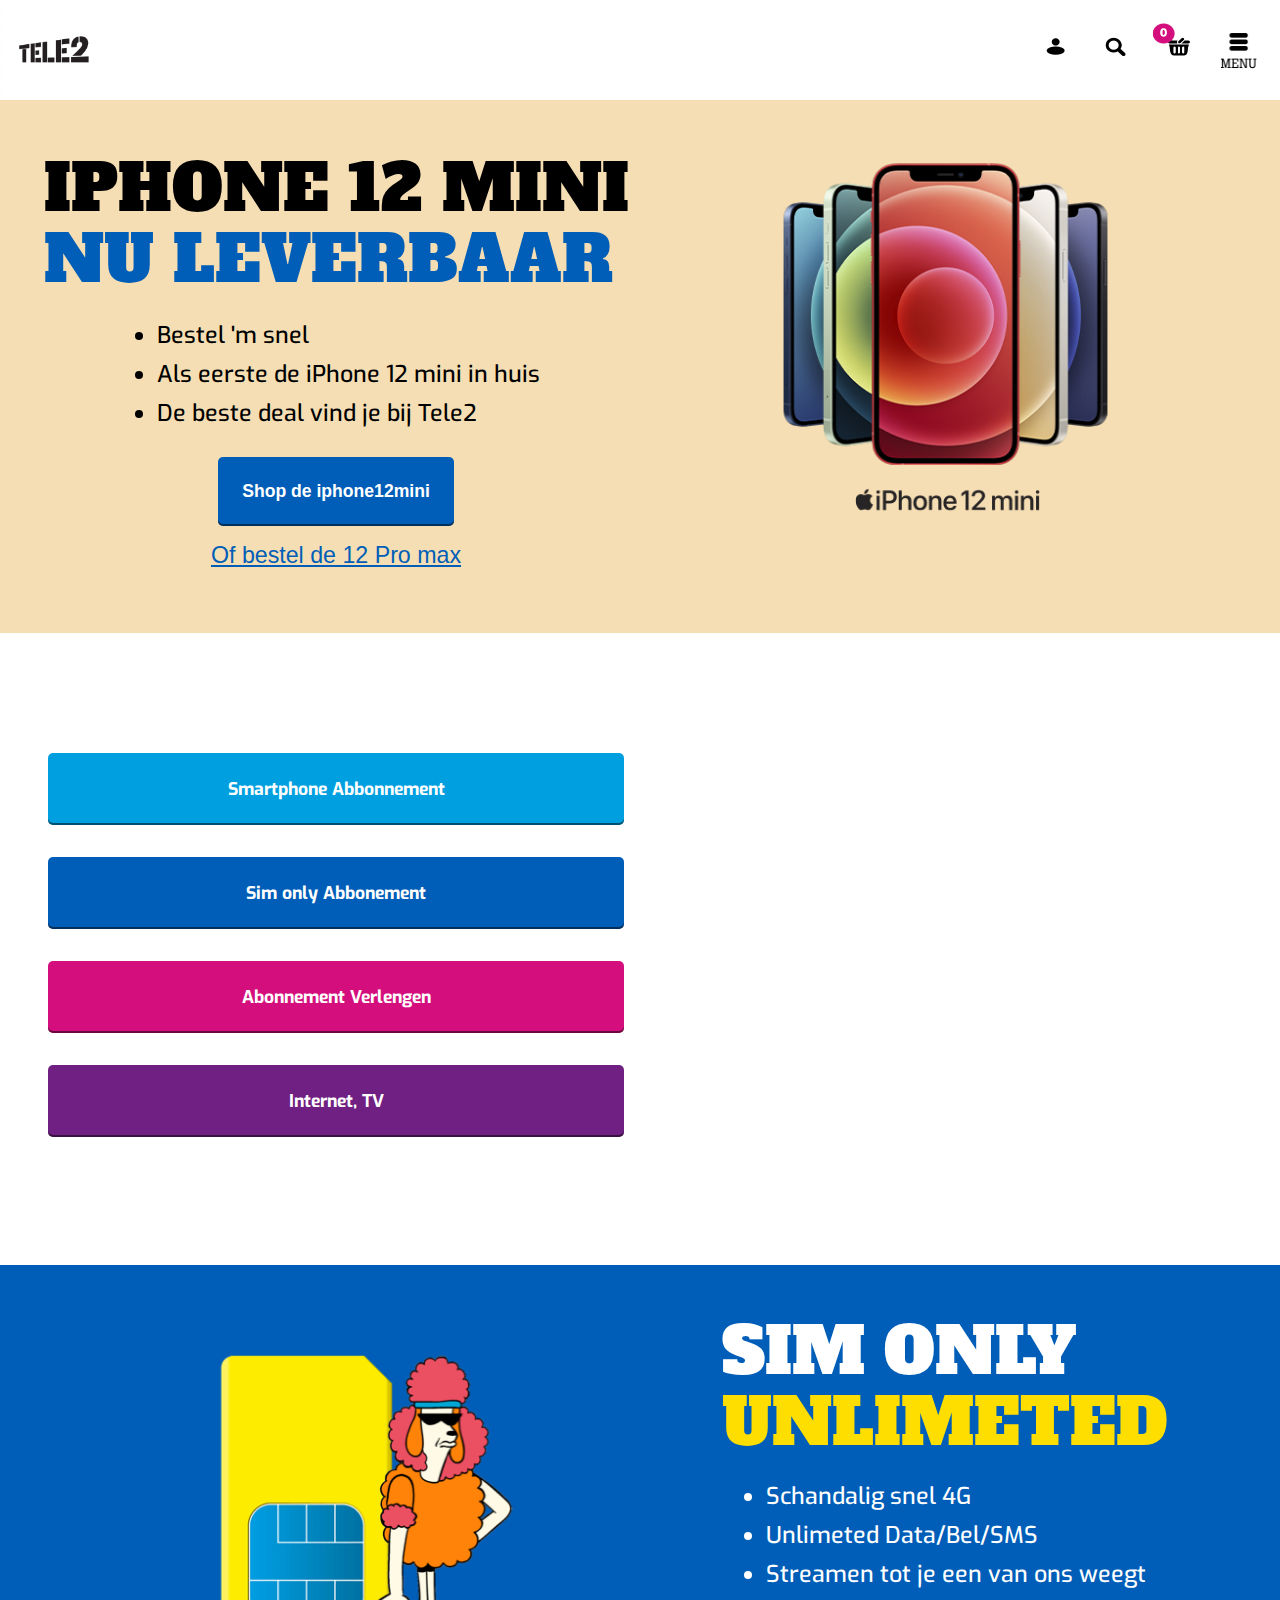
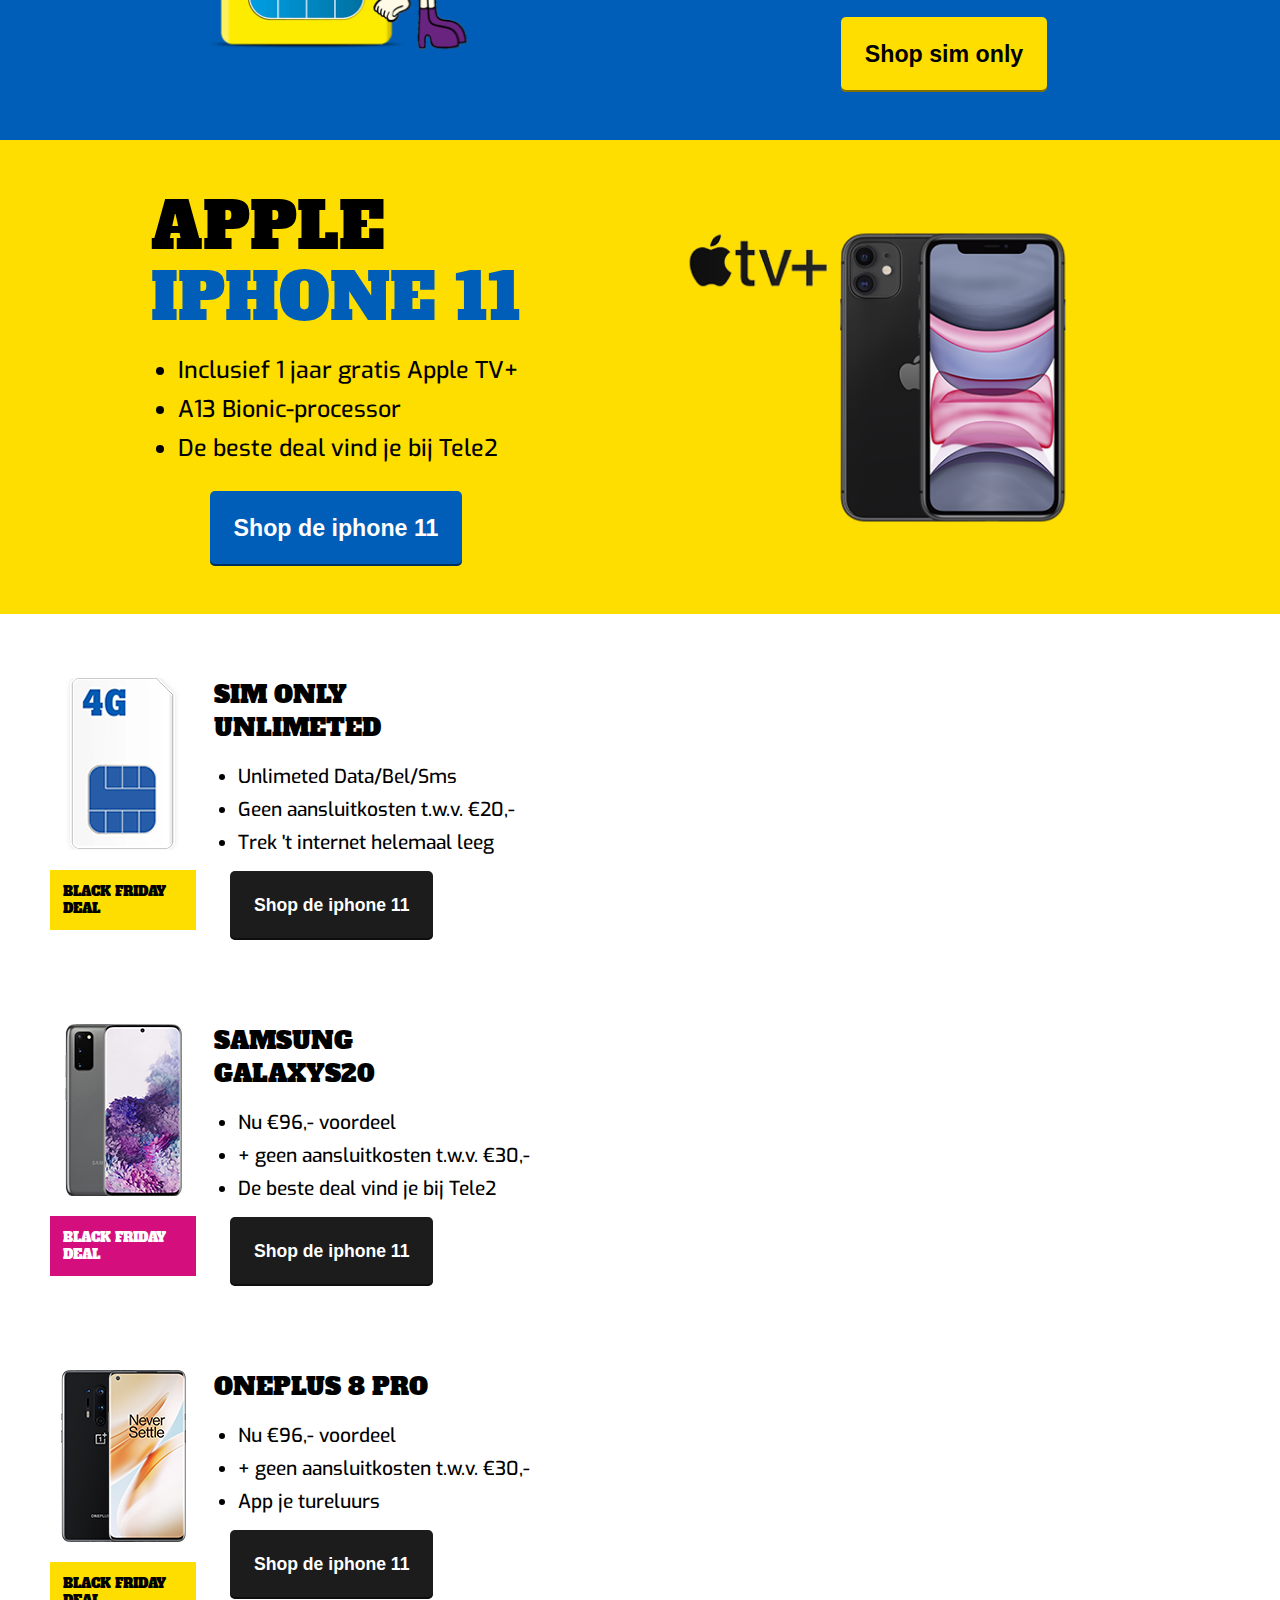
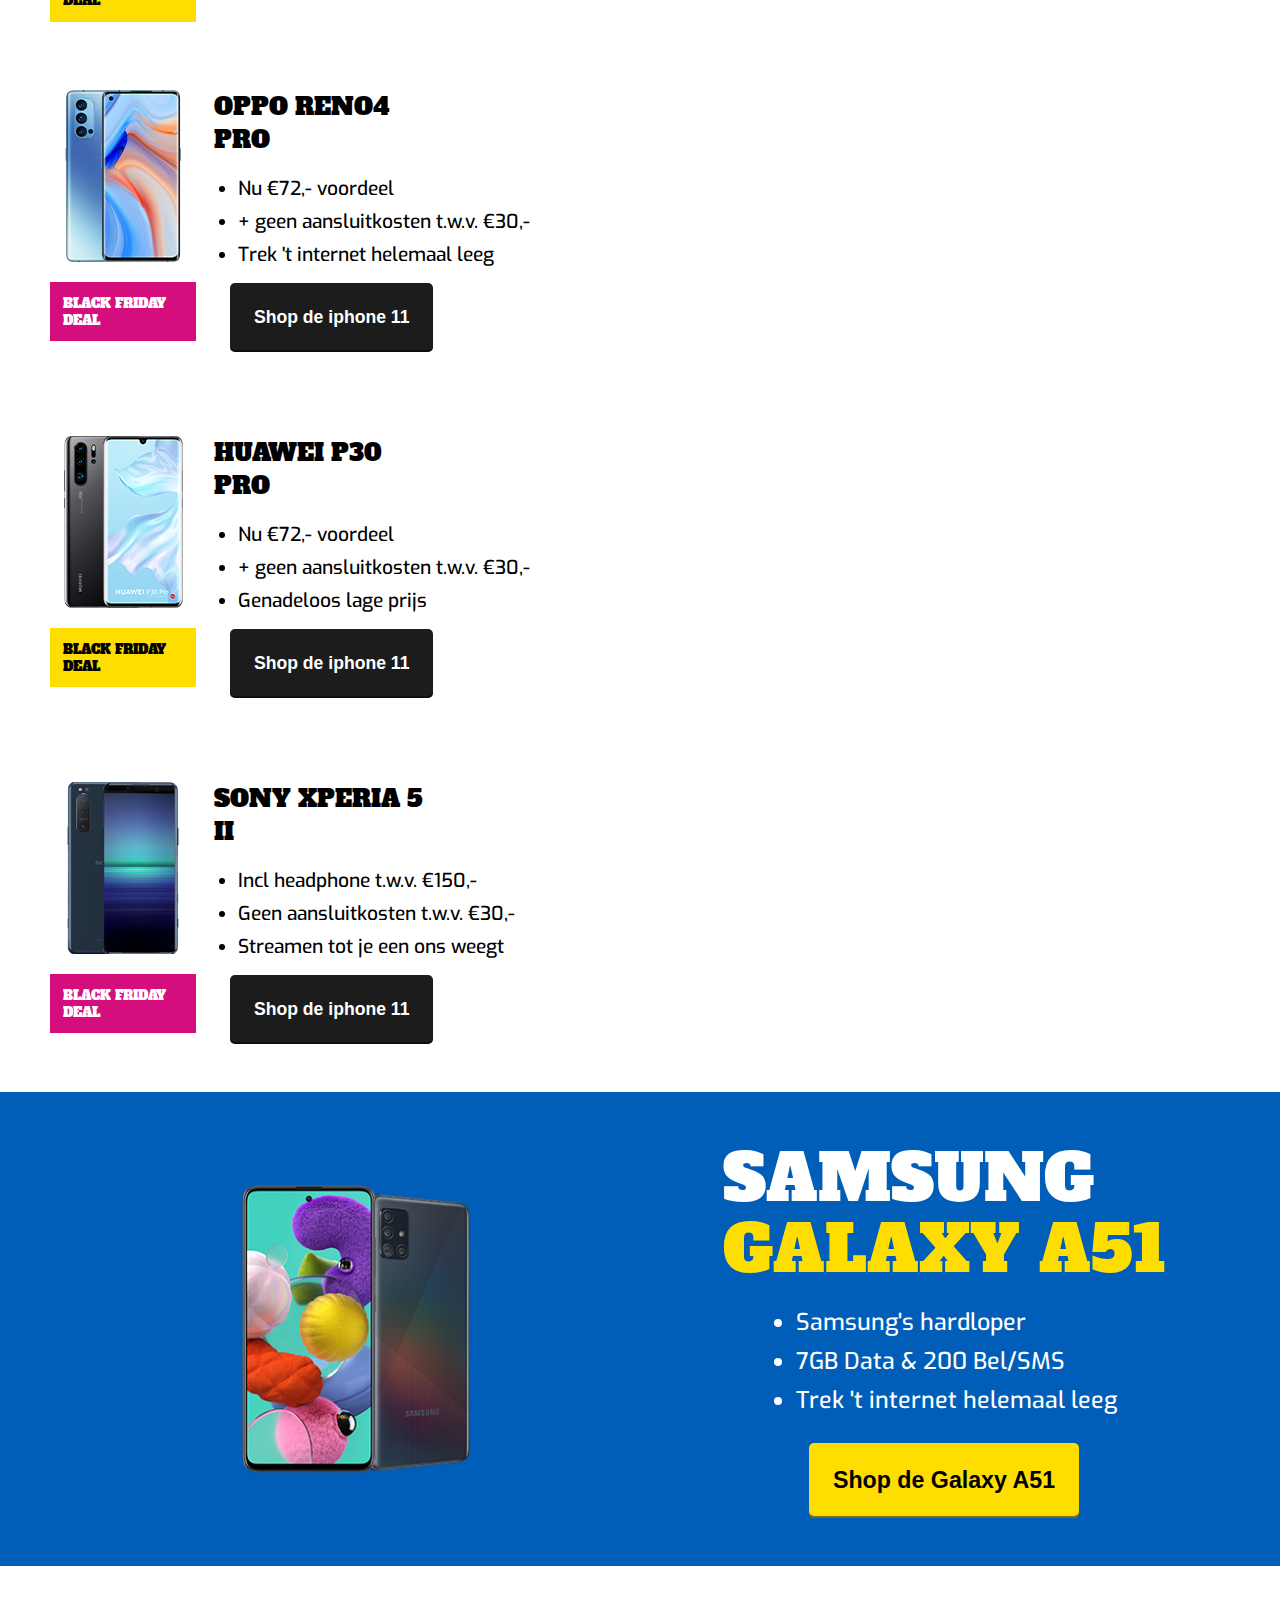
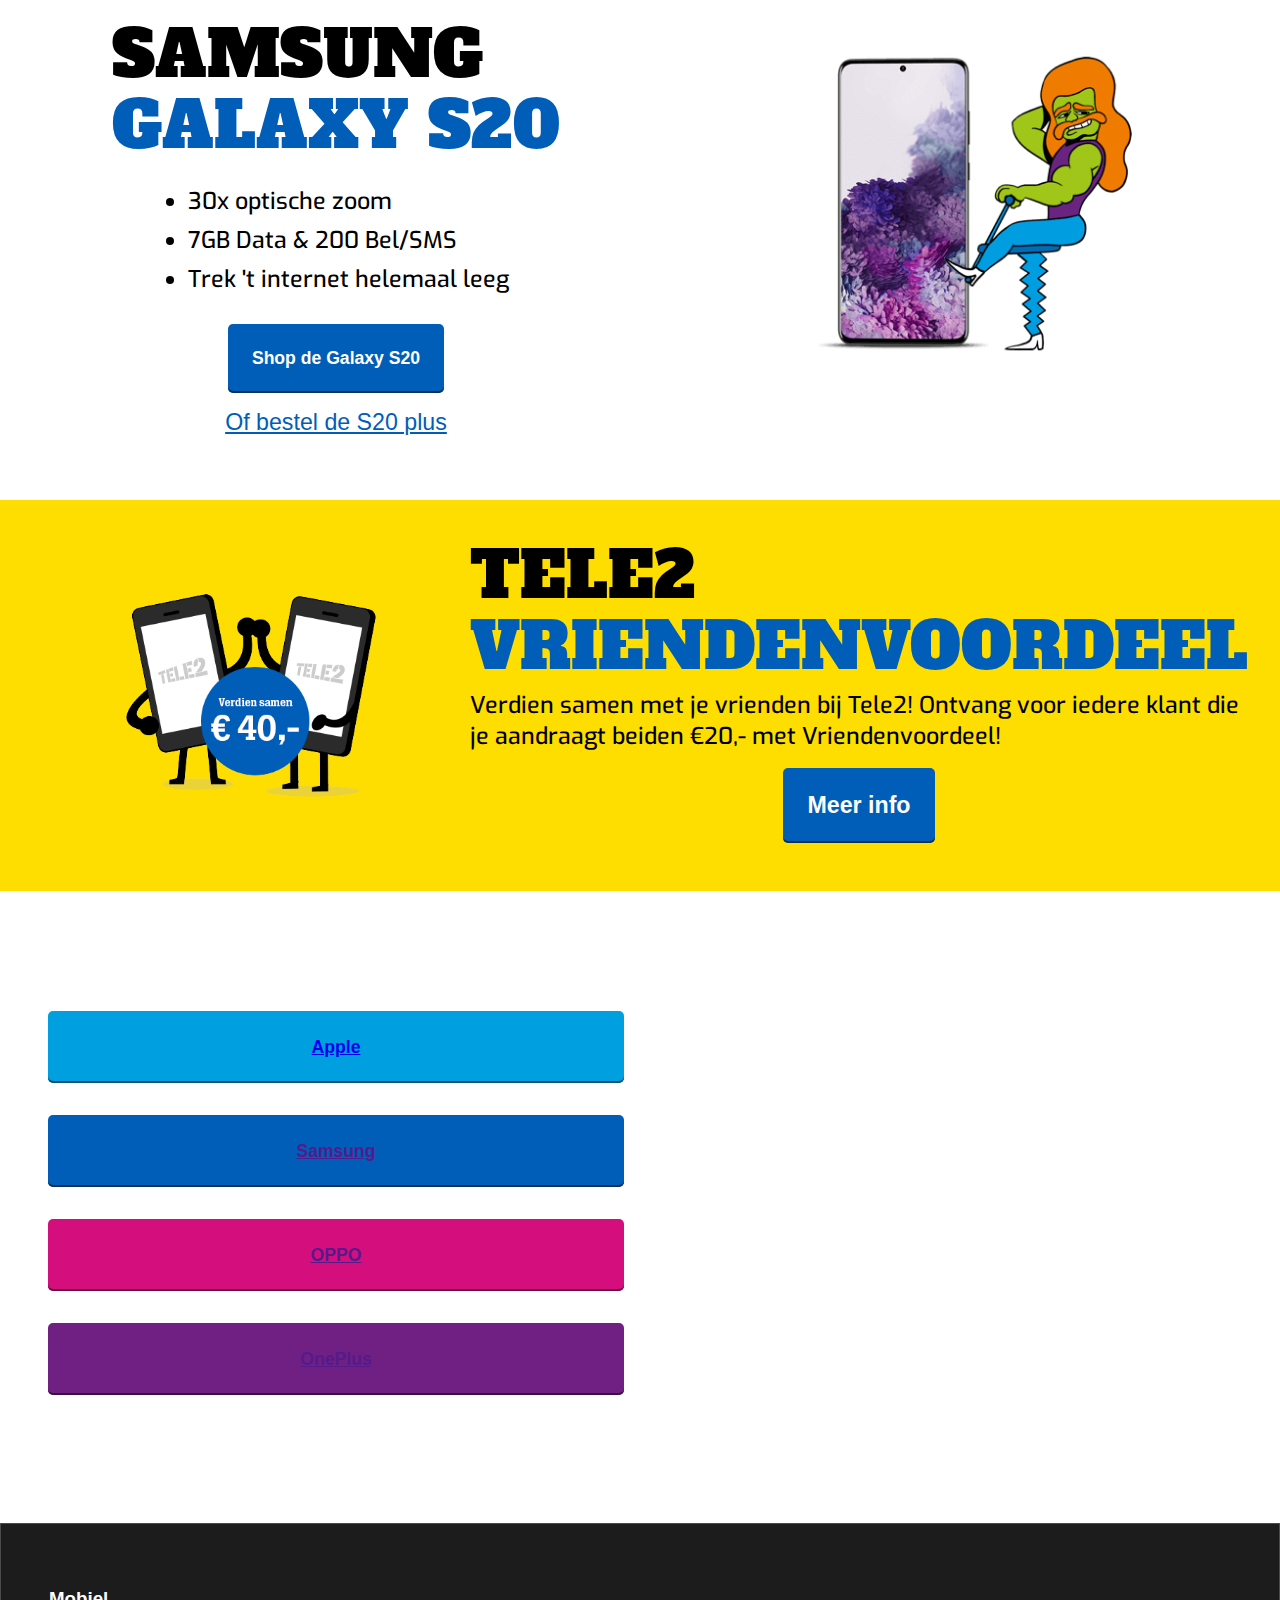
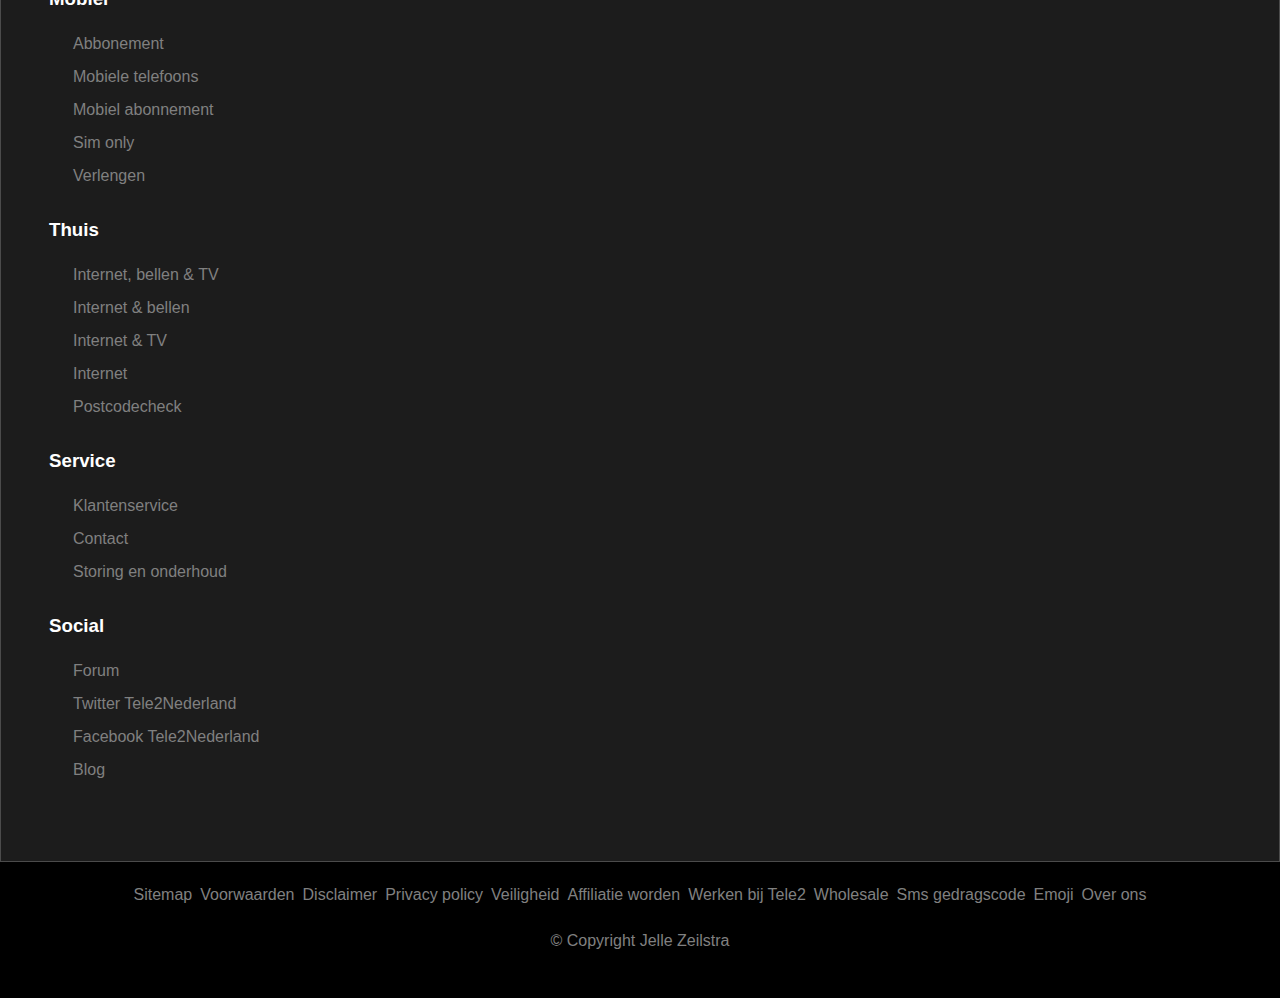
<file: index.html>
<!DOCTYPE html>
<html lang="nl">

<head>
  <meta charset="UTF-8">
  <meta name="viewport" content="width=device-width, initial-scale=1.0">
  <title>Tele2</title>
  <link rel="stylesheet" href="styles/style.css">
  <link rel="preconnect" href="https://fonts.gstatic.com">
  <link href="https://fonts.googleapis.com/css2?family=Alfa+Slab+One&family=Roboto+Slab:wght@700;800&display=swap"
    rel="stylesheet">
  <link rel="preconnect" href="https://fonts.gstatic.com">
  <link href="https://fonts.googleapis.com/css2?family=Exo&display=swap" rel="stylesheet">
</head>

<body class="homepagina">

  <header>

    <h1 class="visually-hidden">Prive Abonnementen</h1>
    <!-- Logo -->
    <a href="index.html"><img class="logo" src="images/tele2.logo.png" alt="tele2 logo"></a>

    <!-- Navigatie-->

    <nav class="header">

      <ul>
        <li><a href="#"><img src="images/account.png" alt="Inloggen bij Tele2"></a></li>
        <li><a href="#"><img src="images/zoeken.png" alt="Zoeken naar een product"></a></li>
        <li><a href="#"><img src="images/winkelmandje.png" alt="Je winkelmandje bekijken"></a></li>
        <li><button class="buttonmenu"><img src="images/menu.png" alt="Open menu"></button></li>
      </ul>

    </nav>

    <!--Hamburgermenu-->

    <nav class="hamburgermenu">
      <ul>
        <li><a href="#">Mobiel</a><img class="pijl" src="images/pijltje.png" alt=""></li>
        <li><a href="#">Internet, TV & bellen</a><img class="pijl" src="images/pijltje.png" alt=""></li>
        <li><a href="#">Klantenservice</a><img class="pijl" src="images/pijltje.png" alt=""></li>
        <li class="laag"><img src="images/account.png" alt="Inloggen bij Tele2"><a href="#"> Login</a></li>
        <li class="laag"><img src="images/zoeken.png" alt="Zoeken naar een product"><a href="#"> Zoeken</a></li>
        <li class="laag"><img src="images/winkelmandje.png" alt="Je winkelmandje bekijken"><a href="#"> Winkelmand</a></li>
        <li class="laag"><img src="images/account.png" alt="Naar je webmail"><a href="#"> Webmail </a></li>
      </ul>

      <div class="prive">
        <button id="b1">Prive</button>
        <button id="b2"> Zakelijk</button>
      </div>

    </nav>


  </header>
  <main id="pag1">



    <!--Normale sections-->

    <section class="iphone12mini">
      <h2>Iphone 12 mini<span class="spanblauw">Nu leverbaar</span></h2>

      <ul>
        <li>Bestel 'm snel</li>
        <li>Als eerste de iPhone 12 mini in huis</li>
        <li>De beste deal vind je bij Tele2</li>
      </ul>
      <img src="images/iphone12mini.png" alt="Afbeelding van de iPhone 12 mini's">
      <button id="aanbieding1"><a href="iphone.html">Shop de iphone12mini</a></button>
      <a class="of" href="">Of bestel de 12 Pro max</a>
    </section>

    <!--Buttons-->

    <section class="links1">
      <h2 class="visually-hidden">Verschillende abonnementen</h2>
      <div class="buttons1">
        <button class="b1">Smartphone Abbonnement</button>
        <button class="b2">Sim only Abbonement</button>
      </div>
      <div class="buttons2">
        <button class="b3">Abonnement Verlengen</button>
        <button class="b4">Internet, TV</button>
      </div>
    </section>

    <!--Normale sections-->

    <section class="simonly">
      <h2>Sim only<span class="spangeel">Unlimeted</span></h2>
      <ul>
        <li>Schandalig snel 4G</li>
        <li>Unlimeted Data/Bel/SMS</li>
        <li>Streamen tot je een van ons weegt</li>
      </ul>
      <img src="images/monsterblauw.png" alt="Sim kaartje met schaap">
      <button class="bgeel">
        <a href="">Shop sim only</a>
      </button>
    </section>

    <section class="iphone11">
      <h2>Apple<span class="spanblauw">Iphone 11</span></h2>

      <ul>
        <li>Inclusief 1 jaar gratis Apple TV+</li>
        <li>A13 Bionic-processor</li>
        <li>De beste deal vind je bij Tele2</li>
      </ul>
      <img src="images/iphone11.png" alt="Afbeelding van de iPhone 11">
      <button class="bdonkerblauw">
        <a href="">Shop de iphone 11</a>
      </button>
    </section>

    <!-- bf deals -->

    <section class="bf-deals" id="bf">
      <div class="deal">
        <img src="images/bf.sim.png" alt="Simkaart black friday deal">
        <p class="pgeel">Black friday deal</p>
      </div>
      <div>
        <h2 class="bfh2">SIM ONLY UNLIMETED</h2>
        <ul>
          <li>Unlimeted Data/Bel/Sms</li>
          <li>Geen aansluitkosten t.w.v. €20,-</li>
          <li>Trek 't internet helemaal leeg</li>
        </ul>
        <button class="bzwart">
          <a href="">Shop de iphone 11</a>
        </button>
      </div>
    </section>

    <section class="bf-deals">
      <div class="deal">
        <img src="images/bf.s20.png" alt="Simkaart black friday deal">
        <p class="proze">Black friday deal</p>
      </div>
      <div>
        <h2 class="bfh2">Samsung galaxys20</h2>
        <ul>
          <li>Nu €96,- voordeel</li>
          <li>+ geen aansluitkosten t.w.v. €30,-</li>
          <li>De beste deal vind je bij Tele2</li>
        </ul>
        <button class="bzwart">
          <a href="">Shop de iphone 11</a>
        </button>
      </div>
    </section>

    <section class="bf-deals">
      <div class="deal">
        <img src="images/bf.one.png" alt="Simkaart black friday deal">
        <p class="pgeel">Black friday deal</p>
      </div>
      <div>
        <h2 class="bfh2">Oneplus 8 pro</h2>
        <ul>
          <li>Nu €96,- voordeel</li>
          <li>+ geen aansluitkosten t.w.v. €30,-</li>
          <li>App je tureluurs</li>
        </ul>
        <button class="bzwart">
          <a href="">Shop de iphone 11</a>
        </button>
      </div>
    </section>

    <section class="bf-deals">
      <div class="deal">
        <img src="images/bf.oppo.png" alt="Simkaart black friday deal">
        <p class="proze">Black friday deal</p>
      </div>
      <div>
        <h2 class="bfh2">oppo reno4 pro</h2>
        <ul>
          <li>Nu €72,- voordeel</li>
          <li>+ geen aansluitkosten t.w.v. €30,-</li>
          <li>Trek 't internet helemaal leeg</li>
        </ul>
        <button class="bzwart">
          <a href="">Shop de iphone 11</a>
        </button>
      </div>
    </section>

    <section class="bf-deals">
      <div class="deal">
        <img src="images/bf.hua.png" alt="Simkaart black friday deal">
        <p class="pgeel">Black friday deal</p>
      </div>
      <div>
        <h2 class="bfh2">huawei p30 pro</h2>
        <ul>
          <li>Nu €72,- voordeel</li>
          <li>+ geen aansluitkosten t.w.v. €30,-</li>
          <li>Genadeloos lage prijs</li>
        </ul>
        <button class="bzwart">
          <a href="">Shop de iphone 11</a>
        </button>
      </div>
    </section>

    <section class="bf-deals">
      <div class="deal">
        <img src="images/bf.sony.png" alt="Simkaart black friday deal">
        <p class="proze">Black friday deal</p>
      </div>
      <div>
        <h2 class="bfh2">sony xperia 5 II</h2>
        <ul>
          <li>Incl headphone t.w.v. €150,-</li>
          <li>Geen aansluitkosten t.w.v. €30,-</li>
          <li>Streamen tot je een ons weegt</li>
        </ul>
        <button class="bzwart">
          <a href="">Shop de iphone 11</a>
        </button>
      </div>
    </section>

    <!--Normale sections-->

    <section class="galaxya51">
      <h2>Samsung<span class="spangeel">Galaxy A51</span></h2>

      <ul>
        <li>Samsung's hardloper</li>
        <li>7GB Data & 200 Bel/SMS</li>
        <li>Trek 't internet helemaal leeg</li>
      </ul>
      <img src="images/samsung51.png" alt="Afbeelding van de galaxya51">
      <button class="bgeel">
        <a href="">Shop de Galaxy A51</a>
      </button>
    </section>

    <section class="galaxys20">
      <h2>Samsung<span class="spanblauw">Galaxy S20</span></h2>
      <ul>
        <li>30x optische zoom</li>
        <li>7GB Data & 200 Bel/SMS</li>
        <li>Trek 't internet helemaal leeg</li>
      </ul>
      <img src="images/monstergroen.png" alt="Afbeelding van de galaxy s20">
      <button id="aanbieding2">
        <a href="">Shop de Galaxy S20</a>
      </button>
      <a class="of" href="">Of bestel de S20 plus</a>
    </section>

    <section class="vriendenvoordeel">
      <h2>Tele2<span class="spanblauw">Vriendenvoordeel</span></h2>

      <p>Verdien samen met je vrienden bij Tele2! Ontvang voor iedere klant die je aandraagt beiden €20,- met
        Vriendenvoordeel!</p>

      <img src="images/Vriendenvoordeel.png" alt="Vriendenvoordeel aanbieding, verdien samen €40,-">
      <button class="bdonkerblauw">
        <a href="">Meer info</a>
      </button>
    </section>

    <!--Buttons-->

    <section class="links2">
      <h2 class="visually-hidden">Verschillende abonnementen</h2>
      <div class="buttons1">
        <button class="b1"><a href="abbo.html">Apple</a></button>
        <button class="b2"><a href="">Samsung</a></button>
        </div>
        <div class="buttons2">
          <button class="b3"><a href="">OPPO</a></button>
          <button class="b4"><a href="">OnePlus</a></button>
        </div>
    </section>

    <!--Navigatie lijst-->

    <section class="nav-list">
      <h2 class="visually-hidden">Navigatie lijst</h2>
      <nav id="nav-list">

        <h3>Mobiel</h3>
        <ul>
          <li><a href=".">Abbonement</a></li>
          <li><a href=".">Mobiele telefoons</a></li>
          <li><a href=".">Mobiel abonnement</a></li>
          <li><a href=".">Sim only</a></li>
          <li><a href=".">Verlengen</a></li>
        </ul>

        <h3>Thuis</h3>
        <ul>
          <li><a href=".">Internet, bellen & TV</a></li>
          <li><a href=".">Internet & bellen</a></li>
          <li><a href=".">Internet & TV</a></li>
          <li><a href=".">Internet</a></li>
          <li><a href=".">Postcodecheck</a></li>
        </ul>

        <h3>Service</h3>
        <ul>
          <li><a href=".">Klantenservice</a></li>
          <li><a href=".">Contact</a></li>
          <li><a href=".">Storing en onderhoud</a></li>
        </ul>

        <h3>Social</h3>
        <ul>
          <li><a href=".">Forum</a></li>
          <li><a href=".">Twitter Tele2Nederland</a></li>
          <li><a href=".">Facebook Tele2Nederland</a></li>
          <li><a href=".">Blog</a></li>
        </ul>


      </nav>
    </section>
  </main>

  <footer>
    <div class="footer">
      <a href=".">Sitemap</a>
      <a href=".">Voorwaarden</a>
      <a href=".">Disclaimer</a>
      <a href=".">Privacy policy</a>
      <a href=".">Veiligheid</a>
      <a href=".">Affiliatie worden</a>
      <a href=".">Werken bij Tele2</a>
      <a href=".">Wholesale</a>
      <a href=".">Sms gedragscode</a>
      <a href=".">Emoji</a>
      <a href=".">Over ons</a>
    </div>

    <p id="copyright">© Copyright Jelle Zeilstra</p>

  </footer>

  <script src="script/script.js"></script>

</body>
</file>
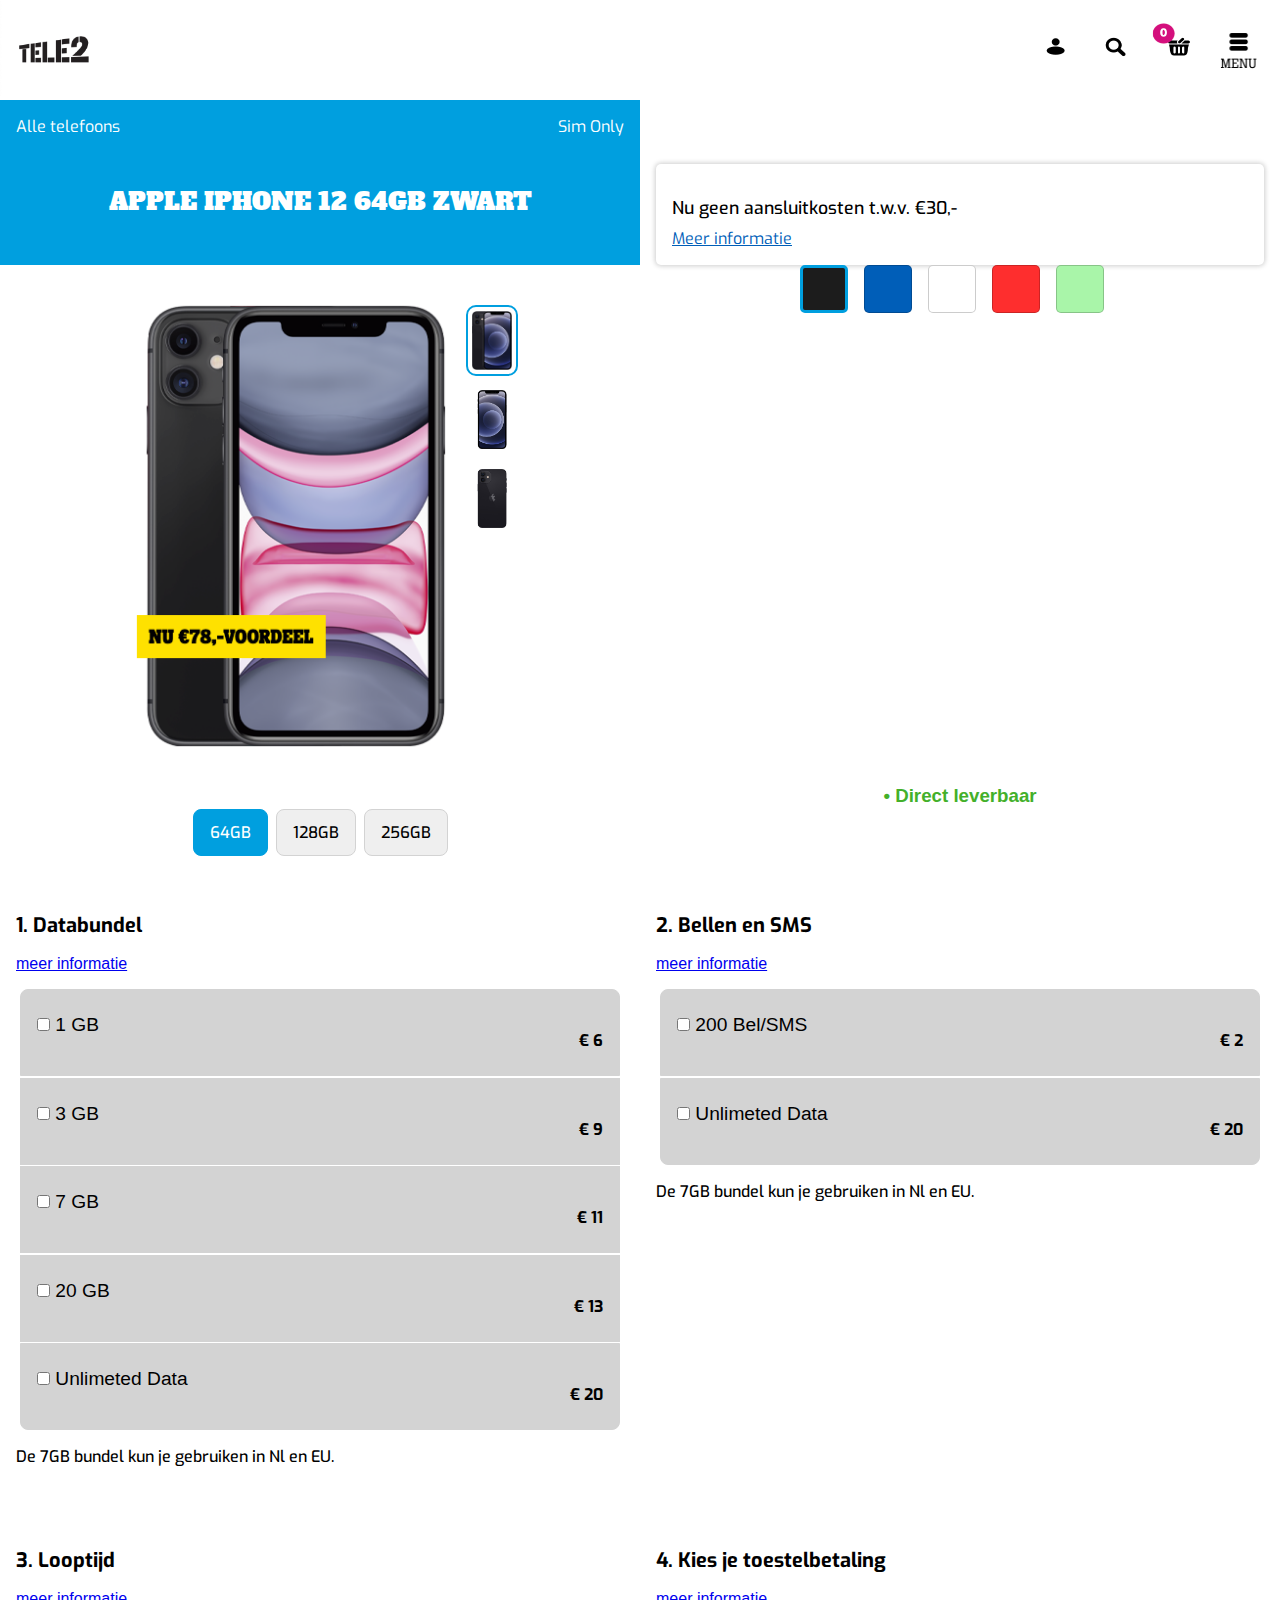
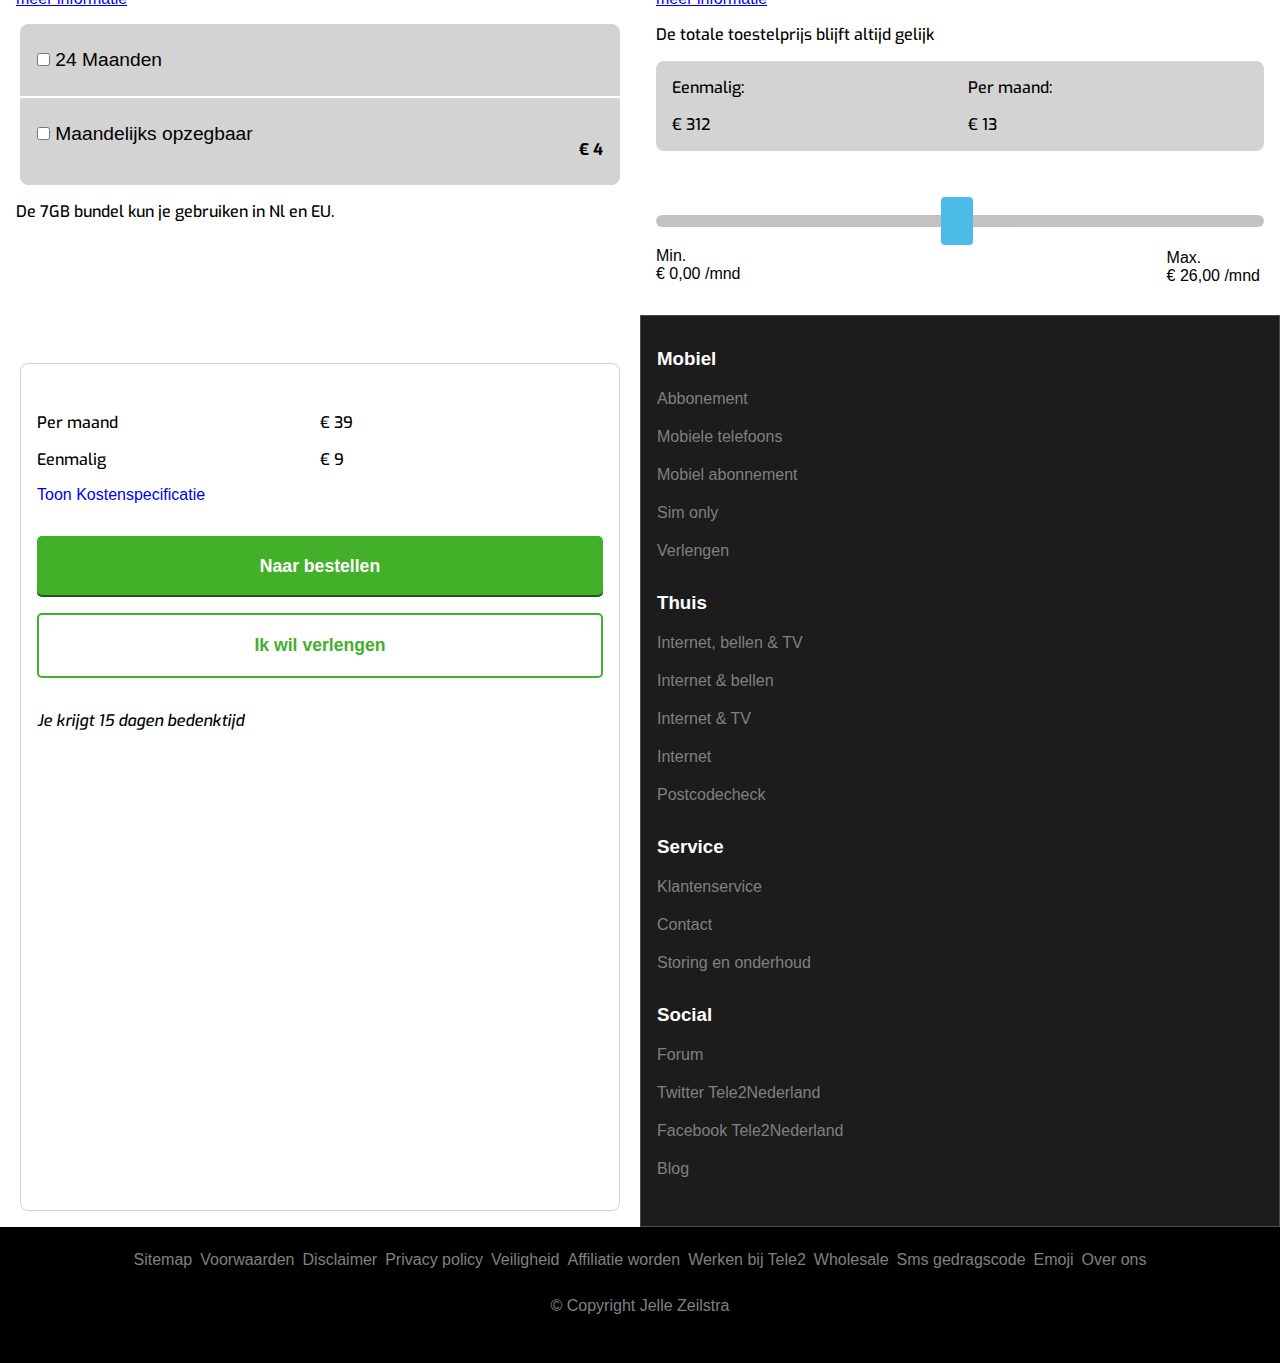
<file: iphone.html>
<!DOCTYPE html>
<html lang="nl">

<head>
  <meta charset="UTF-8">
  <meta name="viewport" content="width=device-width, initial-scale=1.0">
  <title>Tele2</title>
  <link rel="stylesheet" href="styles/style.css">
  <link rel="preconnect" href="https://fonts.gstatic.com">
  <link href="https://fonts.googleapis.com/css2?family=Alfa+Slab+One&family=Roboto+Slab:wght@700;800&display=swap"
    rel="stylesheet">
  <link rel="preconnect" href="https://fonts.gstatic.com">
  <link href="https://fonts.googleapis.com/css2?family=Exo&display=swap" rel="stylesheet">
</head>

<body class="homepagina">

  <header>

    <h1 class="visually-hidden">Prive Abonnementen</h1>
    <!-- Logo -->
    <a href="index.html"><img class="logo" src="images/tele2.logo.png" alt="tele2 logo"></a>

    <!-- Navigatie-->

    <nav class="header">

      <ul>
        <li><a href="#"><img src="images/account.png" alt="Inloggen bij Tele2"></a></li>
        <li><a href="#"><img src="images/zoeken.png" alt="Zoeken naar een product"></a></li>
        <li><a href="#"><img src="images/winkelmandje.png" alt="Je winkelmandje bekijken"></a></li>
        <li><button class="buttonmenu"><img src="images/menu.png" alt="Open menu"></button></li>
      </ul>

    </nav>

    <!--Hamburgermenu-->

    <nav class="hamburgermenu">
      <ul>
        <li><a href="#">Mobiel</a><img class="pijl" src="images/pijltje.png" alt=""></li>
        <li><a href="#">Internet, TV & bellen</a><img class="pijl" src="images/pijltje.png" alt=""></li>
        <li><a href="#">Klantenservice</a><img class="pijl" src="images/pijltje.png" alt=""></li>
        <li class="laag"><img src="images/account.png" alt="Inloggen bij Tele2"><a href="#"> Login</a></li>
        <li class="laag"><img src="images/zoeken.png" alt="Zoeken naar een product"><a href="#"> Zoeken</a></li>
        <li class="laag"><img src="images/winkelmandje.png" alt="Je winkelmandje bekijken"><a href="#"> Winkelmand</a>
        </li>
        <li class="laag"><img src="images/account.png" alt="Naar je webmail"><a href="#"> Webmail </a></li>
      </ul>

      <div class="prive">
        <button id="b1">Prive</button>
        <button id="b2"> Zakelijk</button>
      </div>

    </nav>


  </header>

  <main id="pag2">

    <section class="blauw">
      <div class="div">
        <a href="index.html">Alle telefoons</a> <a href="#">Sim Only
        </a>
      </div>

      <div>
        <h2>Apple iphone 12 64Gb zwart</h2>
      </div>
    </section>

    <section>
      <p>Nu geen aansluitkosten t.w.v. €30,-</p>
      <a href="#">Meer informatie</a>
    </section>

    <section>
      <img class="foto" src="images/iphone12black.png" alt="">

      <ul>
        <li class="omlijnd"><a href="."><img src="images/iphone12.1.png" alt="Iphone 12 voorkant"></a>
        <li><a href="."><img src="images/iphone12.2.png" alt="Iphone 12 scherm"></a>
        <li><a href="."><img src="images/iphone12.3.png" alt="Iphone12 achterkant"></a>
      </ul>


    </section>

    <section>
      <button class="v1"></button>
      <button class="v2"></button>
      <button class="v3"></button>
      <button class="v4"></button>
      <button class="v5"></button>
    </section>

    <section>
      <button class="v6">64GB</button>
      <button class="v7">128GB</button>
      <button class="v8">256GB</button>
    </section>

    <div class="groen">
      <h3> • Direct leverbaar</h3>
    </div>



    <section>
      <h3> 1. Databundel</h3>
      <a href=".">meer informatie</a>

      <div class="labeltop">
        <label for="1 GB"><input type="checkbox" id="1 GB" name="1 GB"> 1 GB </label>
        <p>€ 6</p>
      </div>

      <div class="label">
        <label for="3 GB"><input type="checkbox" id="3 GB" name="3 GB"> 3 GB</label>
        <p>€ 9</p>
      </div>

      <div class="label">
        <label for="7 GB"><input type="checkbox" id="7 GB" name="7 GB"> 7 GB</label>
        <p>€ 11</p>
      </div>

      <div class="label">
        <label for="20 GB"><input type="checkbox" id="20 GB" name="20 GB"> 20 GB</label>
        <p>€ 13</p>
      </div>

      <div class="labelond">
        <label for="Unlimeted"><input type="checkbox" id="Unlimeted" name="Unlimeted"> Unlimeted Data</label>
        <p>€ 20</p>
      </div>

      <p>De 7GB bundel kun je gebruiken in Nl en EU.</p>

    </section>

    <section>
      <h3> 2. Bellen en SMS</h3>
      <a href=".">meer informatie</a>

      <div class="labeltop">
        <label for="200 Bel/SMS"><input type="checkbox" id="200 Bel/SMS" name="200 Bel/SMS"> 200 Bel/SMS </label>
        <p>€ 2</p>
      </div>

      <div class="labelond">
        <label for="Unlimeted"><input type="checkbox" id="Unlimeted" name="Unlimeted"> Unlimeted Data</label>
        <p>€ 20</p>
      </div>

      <p>De 7GB bundel kun je gebruiken in Nl en EU.</p>

    </section>

    <section>
      <h3> 3. Looptijd</h3>
      <a href=".">meer informatie</a>

      <div class="labeltop">
        <label for="24 Maanden"><input type="checkbox" id="24 Maanden" name="24 Maanden"> 24 Maanden </label>
      </div>

      <div class="labelond">
        <label for="Opzeg"><input type="checkbox" id="Opzeg" name="Opzeg"> Maandelijks opzegbaar</label>
        <p>€ 4</p>
      </div>

      <p>De 7GB bundel kun je gebruiken in Nl en EU.</p>

    </section>

    <section>
      <h3> 4. Kies je toestelbetaling</h3>
      <a href=".">meer informatie</a>
      <p>De totale toestelprijs blijft altijd gelijk</p>

      <div class="tekst">
        <p>Eenmalig:</p>
        <p>Per maand:</p>
        <p>€ 312</p>
        <p>€ 13</p>
      </div>

      <div class="slidercontainer">
        <input type="range" min="1" max="100" value="50" class="slider" id="myRange">
      </div>

      <span>Min. <br> € 0,00 /mnd</span>
      <span>Max. <br>€ 26,00 /mnd </span>

    </section>

    <section>
      <div>
        <p>Per maand</p>
        <p>€ 39</p>
        <p>Eenmalig</p>
        <p>€ 9</p>
      </div>

      <a href=".">Toon Kostenspecificatie</a>

      <Button class="v9">Naar bestellen</Button>
      <button class="v10">Ik wil verlengen</button>

      <p class="p">Je krijgt 15 dagen bedenktijd</p>
    </section>







    <section class="nav-list">
      <h2 class="visually-hidden">Navigatie lijst</h2>
      <nav id="nav-list">

        <h3>Mobiel</h3>
        <ul>
          <li><a href=".">Abbonement</a></li>
          <li><a href=".">Mobiele telefoons</a></li>
          <li><a href=".">Mobiel abonnement</a></li>
          <li><a href=".">Sim only</a></li>
          <li><a href=".">Verlengen</a></li>
        </ul>

        <h3>Thuis</h3>
        <ul>
          <li><a href=".">Internet, bellen & TV</a></li>
          <li><a href=".">Internet & bellen</a></li>
          <li><a href=".">Internet & TV</a></li>
          <li><a href=".">Internet</a></li>
          <li><a href=".">Postcodecheck</a></li>
        </ul>

        <h3>Service</h3>
        <ul>
          <li><a href=".">Klantenservice</a></li>
          <li><a href=".">Contact</a></li>
          <li><a href=".">Storing en onderhoud</a></li>
        </ul>

        <h3>Social</h3>
        <ul>
          <li><a href=".">Forum</a></li>
          <li><a href=".">Twitter Tele2Nederland</a></li>
          <li><a href=".">Facebook Tele2Nederland</a></li>
          <li><a href=".">Blog</a></li>
        </ul>


      </nav>
    </section>

  </main>





  <footer>
    <div class="footer">
      <a href=".">Sitemap</a>
      <a href=".">Voorwaarden</a>
      <a href=".">Disclaimer</a>
      <a href=".">Privacy policy</a>
      <a href=".">Veiligheid</a>
      <a href=".">Affiliatie worden</a>
      <a href=".">Werken bij Tele2</a>
      <a href=".">Wholesale</a>
      <a href=".">Sms gedragscode</a>
      <a href=".">Emoji</a>
      <a href=".">Over ons</a>
    </div>

    <p id="copyright">© Copyright Jelle Zeilstra</p>

  </footer>

  <script src="script/script.js"></script>

</body>
</file>
<file: styles/style.css>
*,
html {
  margin: 0;
  padding: 0;

  box-sizing: border-box;
  font-family: Arial, Helvetica, sans-serif;
}


/*header*/


.visually-hidden {
  clip: rect(0 0 0 0);
  clip-path: inset(50%);
  height: 1px;
  overflow: hidden;
  position: absolute;
  white-space: nowrap;
  width: 1px;
}

/* https://www.a11yproject.com/posts/2013-01-11-how-to-hide-content/*/

header {
  position: relative;
  display: flex;
  align-items: center;
  flex-wrap: wrap;
}

.logo {
  max-height: 6em;
}

header button {
  cursor: pointer;
}

.header {
  margin-left: auto;
}

.header ul {
  display: flex;
  margin-right: 1rem;
  list-style-type: none;
}

.header img {
  width: 60px;
  height: 70px;
}


/* hamburgermenu */


.homepagina .hamburgermenu {
  display: none;
}

body.toonMenu .hamburgermenu {
  display: block;
  transition: 2s;
}

.hamburgermenu {
  display: flex;
  flex-direction: column;
  width: 100%;
}


.pijl {
  position: absolute;
  right: 0;
  width: 8%;
  height: 7%;
}

.hamburgermenu a {
  font-family: 'Alfa Slab One', cursive;
  color: black;
  text-decoration: none;
  font-size: 1.2em;
}

.hamburgermenu ul {
  list-style-type: none;
  width: 100%;
}

.hamburgermenu ul li {
  border: 1px solid #d8d4d4;
  padding: 1.5rem;
  display: flex;
  align-items: center;

}

.hamburgermenu .laag {
  display: flex;
  align-items: center;
  padding: 0;
}

.hamburgermenu .laag img {
  width: 10%;
  height: 10%;
}

.hamburgermenu .laag a {
  font-family: 'Exo', sans-serif;
  font-size: 1.1em;
}

.prive {
  background-color: gainsboro;
  margin: 10rem 1.25rem 9rem 1.25rem;
  display: flex;
  justify-content: center;
}

#b1 {
  width: 50%;
  padding: 1rem;
  font-family: 'Alfa Slab One', cursive;
  font-size: 1rem;
  background-color: white;
  border: 1px solid #d8d4d4;
}

#b2 {
  padding: 1rem;
  width: 50%;
  font-family: 'Exo', sans-serif;
  font-size: 1rem;
  color: grey;
  background-color: #e6e6e6;
  border: 1px solid #d8d4d4;
}

/* main */


/*index pagina*/


/*sections*/


#pag1 section {
  padding: 2rem;
}

section p {
  margin-top: 1rem;
  font-family: 'Exo', sans-serif;
  font-weight: 500;
  font-size: 1rem;
}

#pag1 section ul {
  margin-top: .75rem;
  padding-left: 1.5rem;
  font-size: 1.2rem;
  font-weight: 500;
}

#pag1 section li {
  padding-top: 0.5rem;
  font-family: 'Exo', sans-serif;
}

h2 {
  text-transform: uppercase;
  font-family: 'Alfa Slab One', cursive;
  font-weight: 300;
  font-size: 2rem;
}

.spanblauw {
  display: block;
  text-transform: uppercase;
  font-family: 'Alfa Slab One', cursive;
  font-weight: 300;
  font-size: 2rem;
  color: #005eb8;
  margin-top: -0.5em;
}

.spangeel {
  display: block;
  text-transform: uppercase;
  font-family: 'Alfa Slab One', cursive;
  font-weight: 300;
  font-size: 2rem;
  color: #fedd00;
  margin-top: -0.5em;
}



.h2geel {
  color: #fedd00;
  margin-top: -0.30em;
  text-transform: uppercase;
}

.iphone12mini {
  background-color: wheat;
  display: flex;
  flex-direction: column;
}

section .of {
  color: #005eb8;
  font-size: 1rem;
  margin-bottom: 2rem;
  display: flex;
  justify-content: center;
}

.simonly,
.galaxya51 {
  color: white;
  background-color: #005eb8;
  display: flex;
  flex-direction: column;
}

.iphone11,
.vriendenvoordeel {
  color: black;
  background-color: #fedd00;
  display: flex;
  flex-direction: column;
}

.galaxys20 {
  background-color: white;
  display: flex;
  flex-direction: column;
}


/* black friday */


#bf {
  margin-top: 2rem;
}

.bf-deals {
  display: grid;
  grid-template-columns: 35% 1fr;
  margin-top: .25rem;
  padding: 0.5rem;
}

.bfh2 {
  font-family: 'Alfa Slab One', cursive;
  font-weight: 300;
  font-size: 1.5rem;
  max-width: 70%;
  text-transform: uppercase;
}

.bf-deals ul {
  font-size: 1rem;
}

.bf-deals .pgeel {
  font-family: 'Alfa Slab One', cursive;
  font-size: 13px;
  text-transform: uppercase;
  text-align: left;
  padding: .8rem;
  max-width: 80%;
  margin-right: auto;
  margin-left: auto;
  background-color: #fedd00;
}

.bf-deals .proze {
  font-family: 'Alfa Slab One', cursive;
  font-size: 13px;
  text-transform: uppercase;
  text-align: left;
  padding: .8rem;
  max-width: 80%;
  margin-right: auto;
  margin-left: auto;
  color: white;
  background-color: #d40f7d;
}


/*images*/


.bf-deals img {
  max-width: 100%;
}

.iphone12mini img,
.simonly img,
.iphone11 img,
.galaxya51 img,
.galaxys20 img,
.vriendenvoordeel img {
  display: block;
  margin-left: auto;
  margin-right: auto;
  max-width: 90%;
}


/* Button styling*/


#pag1 button {
  margin: 1rem;
  padding: 1.5rem;
  border: 0px;
  border-radius: 5px;
  box-shadow: inset 0 -2px 0 0 rgba(0, 0, 0, .5);
  cursor: pointer;
}

.header button {
  border: none;
  background-color: transparent;
}

.header a {
  text-decoration: none;
}


.buttons1 {
  margin: 4.5rem 0 0rem 0;
  display: flex;
  flex-direction: column;
}

.buttons1 button,
.buttons2 button {
  font-family: 'Exo', sans-serif;
  color: white;
  font-size: 1.1rem;
  font-weight: 700;
  text-decoration: none;
}

#aanbieding1 a,
#aanbieding2 a,
.bdonkerblauw a,
.bzwart a {
  color: white;
  font-size: 1.1rem;
  font-weight: 700;
  text-decoration: none;
}

.buttons2 {
  margin: 0rem 0 5rem 0;
  display: flex;
  flex-direction: column;
}


.b1 {
  margin-bottom: 0;
  background-color: #009fdf;
}

.b2 {
  margin-bottom: 0;
  background-color: #005eb8;
}

.b3 {
  margin-bottom: 0;
  background-color: #d40f7d;
}

.b4 {
  margin-bottom: 0;
  background-color: #702082;
}

#aanbieding1,
#aanbieding2,
.bdonkerblauw {
  background-color: #005eb8;
  margin: 1rem
}

.bgeel {
  margin-bottom: 1rem;
  background-color: #fedd00;
}

.bgeel a {
  color: black;
  font-size: 1.1rem;
  font-weight: 700;
  text-decoration: none;
}

.bzwart {
  margin-bottom: 1rem;
  background-color: #1c1c1c
}


/* navigatie footer */


.nav-list {
  background-color: #1c1c1c;
  border: solid 1px #4b4b4b;
}

#nav-list {
  margin: 2rem 1rem 2rem 1rem;
  color: white;
  background-color: #1c1c1c
}

#nav-list h3 {
  margin: 1rem 0 0 0;
}

#nav-list ul {
  margin: 0;
  padding: 0 0 1rem 0;
  list-style-type: none;
}

#nav-list li {
  padding: 1.25rem 0 0 0;
}

#nav-list a {
  text-decoration: none;
  font-size: 1rem;
  color: grey;
}



/* Footer */



footer {
  background-color: black;
}

footer a,
footer p {
  padding: .25em;
  font-size: 1rem;
  color: gray;
  text-decoration: none;
}

.footer {
  padding: 1.25rem;
  display: flex;
  justify-content: center;
  flex-wrap: wrap;
}

#copyright {
  padding-bottom: 3rem;
  display: flex;
  justify-content: center;
  flex-wrap: wrap;
}




/* Telefoon pagina*/




/* main */

/* blauw stukje*/

.blauw {
  padding: 1rem;
  background-color: #009fdf;
}

.blauw a {
  font-family: 'Exo', sans-serif;
  text-decoration: none;
  color: white;
}

.div {
  display: flex;
  justify-content: space-between;
}

.blauw h2 {
  margin: 3rem 1rem 0 1rem;
  font-size: 1.5rem;
  color: white;
  display: flex;
  justify-content: center;
}




/* section */





#pag2 section:nth-of-type(2) {
  margin: 4rem 1rem 0rem 1rem;
  padding: 1rem;
  border-radius: 5px;
  box-shadow: 0 0 5px 1px rgba(0, 0, 0, .2);
  /background-color: violet;
}

#pag2 section:nth-of-type(2) p {
  font-family: 'Exo', sans-serif;
  font-size: 1.1rem;
  font-weight: 500;
  margin-bottom: .5rem;
}

#pag2 section:nth-of-type(2) a {
  color: #005eb8;
  font-family: 'Exo', sans-serif;
}

#pag2 section:nth-of-type(3) .foto {
  margin: 0 .5rem 1rem 1rem;
  display: block;
  max-width: 50%;
}

#pag2 section:nth-of-type(3) {
  margin: 2rem 0 1rem 0;
  display: flex;
  justify-content: center;
}

#pag2 section:nth-of-type(3) li img {
  display: block;
  max-width: 40px;

}

#pag2 section:nth-of-type(3) li {
  margin: .5rem;
  padding: .25rem;
  border: 2px solid white;
  list-style-type: none;
}

#pag2 section:nth-of-type(3) .omlijnd {
  border: 2px solid #009fdf;
  border-radius: 10px;
}

#pag2 section:nth-of-type(3) li:hover {
  border: 2px solid #009fdf;
  border-radius: 10px;
  transition: .25s ease-in-out;
}

#pag2 section:nth-of-type(4),
#pag2 section:nth-of-type(5) {
  display: flex;
  justify-content: center;
}

.groen {
  display: flex;
  justify-content: center;
  font-family: 'Exo', sans-serif;
  font-size: 1rem;
  color: #43b02a;
}

#pag2 section:nth-of-type(6),
#pag2 section:nth-of-type(7),
#pag2 section:nth-of-type(8),
#pag2 section:nth-of-type(9) {
  margin: 2rem 1rem 3rem 1rem;
}

#pag2 section:nth-of-type(6) h3,
#pag2 section:nth-of-type(7) h3,
#pag2 section:nth-of-type(8) h3,
#pag2 section:nth-of-type(9) h3 {
  margin-bottom: 1rem;
  font-family: 'Exo', sans-serif;
  font-size: 1.25rem;
  font-weight: bold;
}

#pag2 section:nth-of-type(6) p,
#pag2 section:nth-of-type(7) p,
#pag2 section:nth-of-type(8) p,
#pag2 section:nth-of-type(9) p {
  margin-top: 1rem;
  font-size: 1rem;
}

#pag2 section:nth-of-type(9) .tekst {
  margin-top: 1rem;
  padding: 0 0rem 1rem 1rem;
  border-radius: 8px;
  background-color: lightgrey;
  display: grid;
  grid-template-columns: 1fr 1fr;
  font-weight: bold;
}

span:nth-of-type(1) {
  position: relative;
  top: 1rem;
}

span:nth-of-type(2) {
  position: absolute;
  right: 1.25em;
}

span:nth-of-type(3) {
  position: relative;
  top: 1rem;
  left: 1.25rem;
}

/*slider*/

.slidercontainer {
  width: 100%;
}

.slider {
  -webkit-appearance: none;
  appearance: none;
  margin-top: 4rem;
  width: 100%;
  height: .7rem;
  border-radius: 8px;
  background: darkgrey;
  outline: none;
  opacity: 0.7;
}

.slider:hover {
  opacity: 1;
}

.slider::-webkit-slider-thumb {
  -webkit-appearance: none;
  appearance: none;
  width: 2rem;
  height: 3rem;
  border-radius: 4px;
  background: #009fdf;
  cursor: pointer;
}

.slider::-moz-range-thumb {
  width: 25px;
  height: 25px;
}

/* Bron: https://www.w3schools.com/howto/howto_js_rangeslider.asp */



#pag2 section:nth-of-type(10) {
  margin: 3rem 1.25rem 1rem 1.25rem;
  padding: 2rem 1rem 2rem 1rem;
  display: flex;
  flex-direction: column;
  border-radius: 8px;
  border: 1px solid lightgrey;
}

#pag2 section:nth-of-type(10) div {
  display: grid;
  grid-template-columns: 1fr 1fr;
  font-weight: bold;
}

#pag2 section:nth-of-type(10) a {
  text-decoration: none;
  margin-top: 1rem;
  margin-bottom: 1rem;
}

#pag2 section:nth-of-type(10) .p {
  margin-top: 2rem;
  font-size: 1em;
  font-style: oblique;
}


/* Buttons */


.v1,
.v2,
.v3,
.v4,
.v5 {
  height: 3rem;
  width: 3rem;
  border-radius: 5px;
  vertical-align: top;
  margin-right: 1rem;
  vertical-align: top;
}

.v1 {
  border: 3px solid #009fdf;
  background: #1c1c1c;
}

.v2 {
  border: 1px solid rgba(0, 0, 0, .2);
  background-color: #005eb8;
}

.v3 {
  border: 1px solid rgba(0, 0, 0, .2);
  background-color: white;
}

.v4 {
  border: 1px solid rgba(0, 0, 0, .2);
  background-color: #FE2E2E;
}

.v5 {
  border: 1px solid rgba(0, 0, 0, .2);
  background-color: #A9F5A9;
}


.v6,
.v7,
.v8 {
  margin: 1.5rem .25rem 1.5rem .25rem;
  padding: .75rem 1rem;
  font-family: 'Exo', sans-serif;
  font-size: 1rem;
  font-weight: 500;
  border: 1px solid lightgrey;
  border-radius: 8px;
}

.v6 {
  border: 1px solid #009fdf;
  color: white;
  background-color: #009fdf;
}

.v7,
.v8 {
  color: black;
}

.v6:hover,
.v7:hover,
.v8:hover {
  border: 1px solid #009fdf;
  transition: .25s ease-in-out;
}

.v9,
.v10 {
  margin-top: 1rem;
  border: none;
  padding: 1.25rem;
  border-radius: 5px;
  cursor: pointer;
  font-size: 1.1rem;
  font-weight: 700;
  text-decoration: none;
}

.v9 {
  background-color: #43b02a;
  color: white;
  box-shadow: inset 0 -2px 0 0 rgba(0, 0, 0, .5);
}

.v10 {
  border: 2px solid #43b02a;
  ;
  background-color: white;
  color: #43b02a;
}



/* checkbox en label*/

label {
  position: relative;
}

.labeltop,
.labelond,
.label {
  display: flex;
  justify-content: space-between;
  font-size: 1.2rem;
  background-color: lightgrey;
  border: 1px solid lightgrey;
}

.labeltop {
  margin: 1rem .25rem 0.1rem .25rem;
  padding: 1.5rem 1rem 1.5rem 1rem;
  border-radius: 8px 8px 0 0;
}

.labelond {
  margin: 0.1rem .25rem 1rem .25rem;
  padding: 1.5rem 1rem 1.5rem 1rem;
  border-radius: 0px 0px 8px 8px;
}

.label {
  margin: 0rem .25rem 0.1rem .25rem;
  padding: 1.5rem 1rem 1.5rem 1rem;
}

.labeltop p,
.label p,
.labelond p {
  font-size: .9em;
  font-weight: bold;
}

.label:hover,
.labeltop:hover,
.labelond:hover {
  border: 1px solid #009fdf;
  cursor: pointer;
  /transition: .25s ease-in-out;
}


/* Breakpoint 1*/

@media (min-width: 40em) {

  .iphone11,
  .iphone12mini,
  .simonly,
  .galaxys20,
  .galaxya51,
  .vriendenvoordeel {
    display: grid;
    grid-template-columns: 1fr 1fr;
    place-items: center;
  }

  .iphone11 h2,
  .iphone11 ul,
  .iphone11 button,
  .iphone12mini h2,
  .iphone12mini ul,
  .iphone12mini button,
  .galaxys20 h2,
  .galaxys20 ul,
  .galaxys20 button {
    grid-column-start: 1;
    align-self: end;
    justify-self: center;
  }

  .simonly h2,
  .simonly ul,
  .simonly button,
  .galaxya51 h2,
  .galaxya51 ul,
  .galaxya51 button,
  .vriendenvoordeel h2,
  .vriendenvoordeel p,
  .vriendenvoordeel button {
    grid-column-start: 2;
    align-self: end;
    justify-self: center;
  }

  .iphone11 h2,
  .iphone11 span,
  .iphone12mini h2,
  .iphone12mini span,
  .galaxys20 h2,
  .galaxys20 span,
  .galaxya51 h2,
  .galaxya51 span,
  .vriendenvoordeel h2,
  .vriendenvoordeel span,
  .simonly h2,
  .simonly span {
    font-size: 3rem;
  }

  .iphone11 img,
  .iphone12mini img,
  .galaxys20 img {
    grid-row: 1 / 4;
    grid-column-start: 2;
  }

  .simonly img,
  .galaxya51 img,
  .vriendenvoordeel img {
    grid-row: 1 / 4;
    grid-column-start: 1;
  }

  .bf-deals {
    display: flex;
    flex-wrap: wrap;
    /width: 50%;
  }

  #bf {
    display: flex;
    flex-wrap: wrap;
    /width: 50%;
  }

  .buttons1,
  .buttons2 {
    display: flex;
    flex-wrap: nowrap;
    width: 50%;
  }


}


/* Breakpoint 2*/

@media (min-width: 60em) {
  #pag2 {
    display: grid;
    grid-template-columns: 1fr 1fr;
  }

  .telinformatie {
    grid-row: 1 / 4;
    grid-column-start: 1;
    position: sticky;
  }
}

@media (min-width: 80em) {

  .iphone11 h2,
  .iphone11 span,
  .iphone12mini h2,
  .iphone12mini span,
  .galaxys20 h2,
  .galaxys20 span,
  .galaxya51 h2,
  .galaxya51 span,
  .vriendenvoordeel h2,
  .vriendenvoordeel span,
  .simonly h2,
  .simonly span {
    font-size: 4rem;
  }

  .iphone11 li,
  .iphone11 button a,
  .iphone12mini li,
  .iphone12mini a,
  .galaxys20 li,
  .galaxys20 a,
  .galaxya51 li,
  .galaxya51 a,
  .simonly li,
  .simonly a,
  .vriendenvoordeel p,
  .vriendenvoordeel a {
    font-size: 1.45rem;
  }

}
</file>
